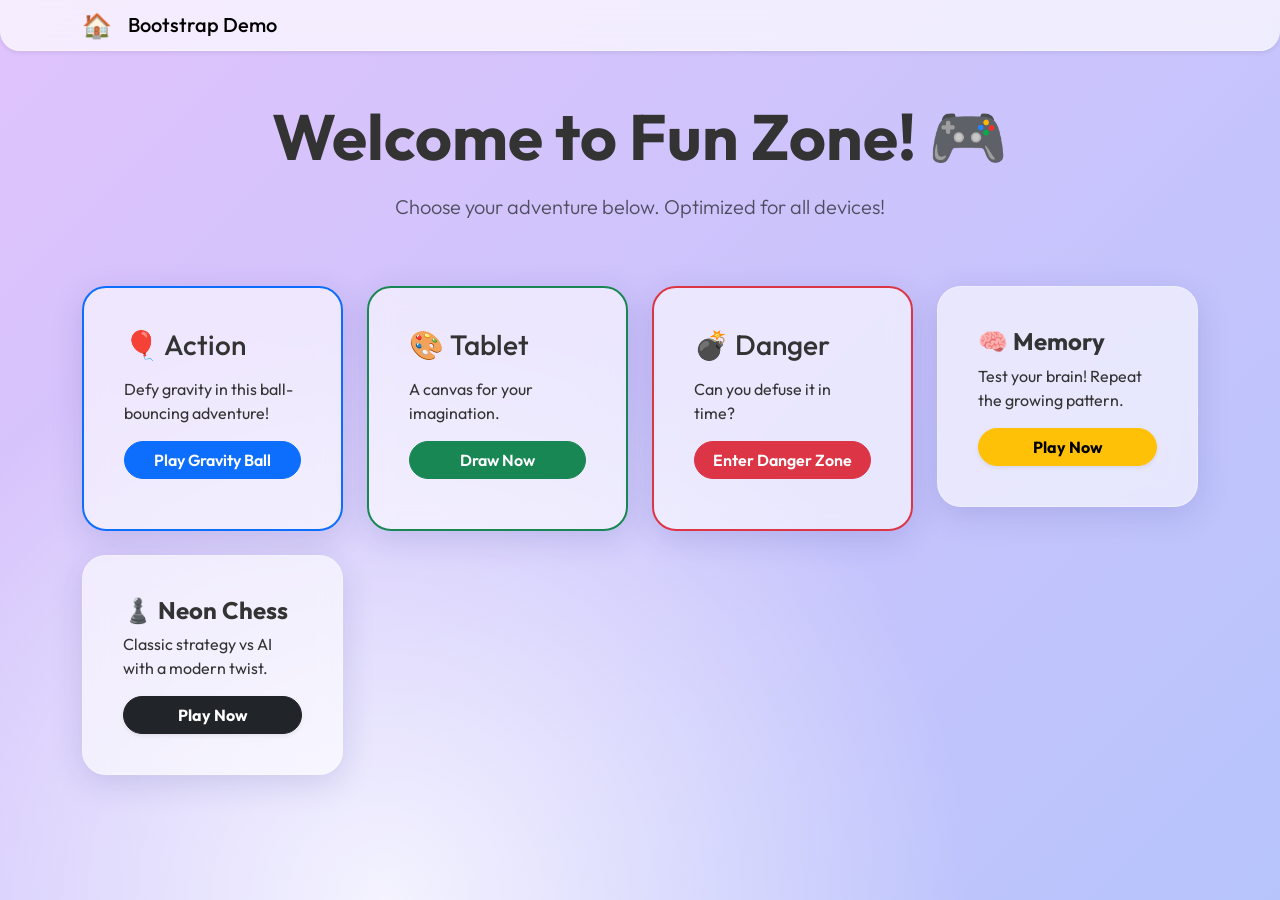
<file: index.html>
<!DOCTYPE html>
<html lang="en">

<head>
    <meta charset="UTF-8">
    <meta name="viewport" content="width=device-width, initial-scale=1.0">
    <title>Fun Zone</title>
    <link href="https://cdn.jsdelivr.net/npm/bootstrap@5.3.0/dist/css/bootstrap.min.css" rel="stylesheet">
    <link rel="stylesheet" href="index.css">
</head>

<body>

    <nav class="navbar navbar-light bg-white shadow-sm mb-5">
        <div class="container">
            <div class="d-flex align-items-center">
                <a href="/" class="text-decoration-none me-3" style="font-size: 1.5rem; line-height: 1;"
                    title="Return Home">🏠</a>
                <span class="navbar-brand mb-0 h1">Bootstrap Demo</span>
            </div>
        </div>
    </nav>

    <div class="container">

        <div class="row text-center mb-5">
            <div class="col">
                <h1 class="display-3 fw-bold mb-3">Welcome to Fun Zone! 🎮</h1>
                <p class="lead text-muted">Choose your adventure below. Optimized for all devices!</p>
            </div>
        </div>

        <div class="row g-4">

            <div class="col-12 col-md-6 col-lg-3">
                <div class="demo-box border-primary border-2">
                    <h3 class="mb-3">🎈 Action</h3>
                    <p>Defy gravity in this ball-bouncing adventure!</p>
                    <a href="action.html" class="btn btn-primary w-100 rounded-pill">Play Gravity Ball</a>
                </div>
            </div>

            <div class="col-12 col-md-6 col-lg-3">
                <div class="demo-box border-success border-2">
                    <h3 class="mb-3">🎨 Tablet</h3>
                    <p>A canvas for your imagination.</p>
                    <a href="tablet.html" class="btn btn-success w-100 rounded-pill">Draw Now</a>
                </div>
            </div>

            <div class="col-12 col-md-6 col-lg-3">
                <div class="demo-box border-danger border-2">
                    <h3 class="mb-3">💣 Danger</h3>
                    <p>Can you defuse it in time?</p>
                    <a href="danger.html" class="btn btn-danger w-100 rounded-pill">Enter Danger Zone</a>
                </div>
            </div>

            <!-- Memory Game -->
            <div class="col-lg-3 col-md-6 mb-4">
                <div class="demo-box d-flex flex-column h-100">
                    <h2 class="h4 fw-bold">🧠 Memory</h2>
                    <p class="flex-grow-1">Test your brain! Repeat the growing pattern.</p>
                    <a href="memory.html" class="btn btn-warning rounded-pill px-4 fw-bold shadow-sm">Play Now</a>
                </div>
            </div>

            <!-- Chess Game -->
            <div class="col-lg-3 col-md-6 mb-4">
                <div class="demo-box d-flex flex-column h-100">
                    <h2 class="h4 fw-bold">♟️ Neon Chess</h2>
                    <p class="flex-grow-1">Classic strategy vs AI with a modern twist.</p>
                    <a href="chess.html" class="btn btn-dark rounded-pill px-4 fw-bold shadow-sm">Play Now</a>
                </div>
            </div>

        </div>
    </div>

    <script src="https://cdn.jsdelivr.net/npm/bootstrap@5.3.0/dist/js/bootstrap.bundle.min.js"></script>
    <script src="sound.js"></script>
    <script>
        // Sound only on clicking, user requested "no need for sound" on hover
        document.querySelectorAll('a, button').forEach(el => {
            el.addEventListener('click', () => Sound.startObj());
        });

        // 3D Tilt Effect
        const cards = document.querySelectorAll('.demo-box');

        cards.forEach(card => {
            card.addEventListener('mousemove', (e) => {
                const rect = card.getBoundingClientRect();
                const x = e.clientX - rect.left;
                const y = e.clientY - rect.top;

                // Calculate rotation based on cursor position relative to center
                const centerX = rect.width / 2;
                const centerY = rect.height / 2;

                const rotateX = ((y - centerY) / centerY) * -10; // Max 10deg rotation
                const rotateY = ((x - centerX) / centerX) * 10;

                card.style.transform = `perspective(1000px) rotateX(${rotateX}deg) rotateY(${rotateY}deg) scale3d(1.02, 1.02, 1.02)`;
            });

            card.addEventListener('mouseleave', () => {
                card.style.transform = 'perspective(1000px) rotateX(0) rotateY(0) scale3d(1, 1, 1)';
            });
        });
    </script>
</body>

</html>
</file>
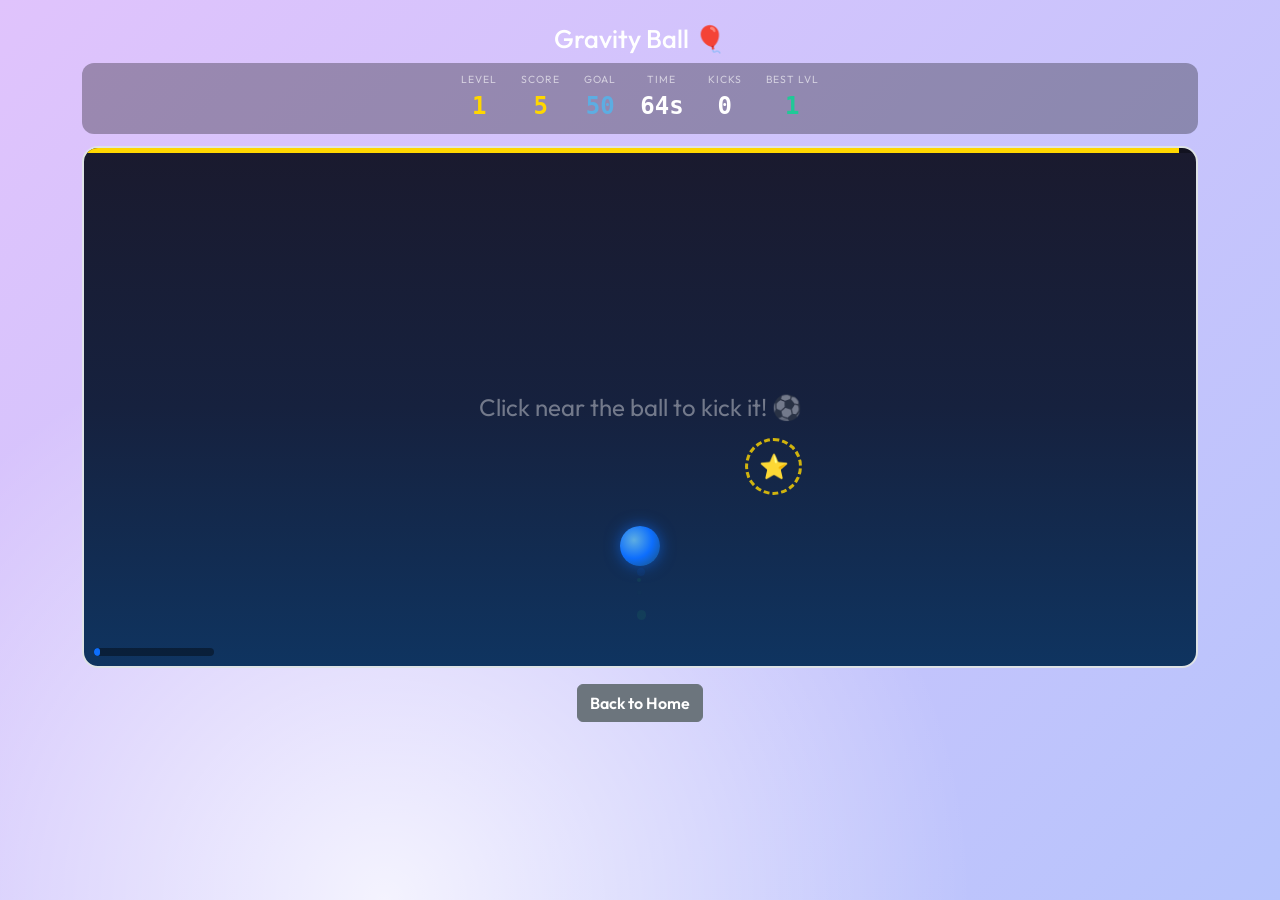
<file: action.html>
<!DOCTYPE html>
<html lang="en">

<head>
    <meta charset="UTF-8">
    <meta name="viewport" content="width=device-width, initial-scale=1.0">
    <title>Action - Gravity Ball</title>
    <link href="https://cdn.jsdelivr.net/npm/bootstrap@5.3.0/dist/css/bootstrap.min.css" rel="stylesheet">
    <link rel="stylesheet" href="index.css">
    <style>
        body {
            overflow: hidden;
            touch-action: none;
        }

        #gameArea {
            width: 100%;
            height: 58vh;
            background: linear-gradient(180deg, #1a1a2e 0%, #16213e 50%, #0f3460 100%);
            border-radius: 1rem;
            position: relative;
            cursor: pointer;
            overflow: hidden;
            border: 2px solid #dee2e6;
        }

        .ball {
            width: 40px;
            height: 40px;
            background: radial-gradient(circle at 35% 35%, #5dade2, #0d6efd, #1b4f72);
            border-radius: 50%;
            position: absolute;
            box-shadow: 0 0 15px rgba(13, 110, 253, 0.6);
            transition: background 0.3s, box-shadow 0.3s;
            z-index: 10;
        }

        .instruction {
            position: absolute;
            top: 50%;
            left: 50%;
            transform: translate(-50%, -50%);
            color: rgba(255, 255, 255, 0.4);
            pointer-events: none;
            user-select: none;
            font-size: 1.5rem;
        }

        .stats-bar {
            display: flex;
            justify-content: center;
            gap: 1.5rem;
            padding: 0.6rem;
            background: rgba(0, 0, 0, 0.3);
            border-radius: 12px;
            margin-bottom: 0.8rem;
            flex-wrap: wrap;
        }

        .stat {
            text-align: center;
            color: #fff;
        }

        .stat .label {
            font-size: 0.65rem;
            text-transform: uppercase;
            color: rgba(255, 255, 255, 0.6);
            letter-spacing: 1px;
        }

        .stat .value {
            font-size: 1.5rem;
            font-weight: bold;
            font-family: monospace;
        }

        /* Star target */
        .target-zone {
            position: absolute;
            border-radius: 50%;
            border: 3px dashed rgba(255, 215, 0, 0.8);
            display: flex;
            align-items: center;
            justify-content: center;
            font-size: 1.5rem;
            animation: targetPulse 1s ease-in-out infinite alternate;
            pointer-events: none;
        }

        /* Bomb target */
        .target-bomb {
            position: absolute;
            border-radius: 50%;
            border: 3px dashed rgba(255, 60, 60, 0.8);
            display: flex;
            align-items: center;
            justify-content: center;
            font-size: 1.2rem;
            animation: bombPulse 0.6s ease-in-out infinite alternate;
            pointer-events: none;
            background: radial-gradient(circle, rgba(255, 0, 0, 0.08) 0%, transparent 70%);
        }

        .bomb-inner {
            position: relative;
            display: flex;
            align-items: center;
            justify-content: center;
        }

        .bomb-inner .cracked-star {
            font-size: 2rem;
            opacity: 0.4;
            filter: hue-rotate(0deg);
        }

        .bomb-inner .bomb-icon {
            position: absolute;
            font-size: 1rem;
        }

        @keyframes targetPulse {
            from {
                transform: scale(1);
                opacity: 0.7;
            }

            to {
                transform: scale(1.1);
                opacity: 1;
            }
        }

        @keyframes bombPulse {
            from {
                transform: scale(1) rotate(-3deg);
                opacity: 0.7;
            }

            to {
                transform: scale(1.1) rotate(3deg);
                opacity: 1;
            }
        }

        /* Particle */
        .particle {
            position: absolute;
            border-radius: 50%;
            pointer-events: none;
            z-index: 5;
        }

        /* Speed bar */
        .speed-bar-container {
            position: absolute;
            bottom: 10px;
            left: 10px;
            width: 120px;
            height: 8px;
            background: rgba(0, 0, 0, 0.4);
            border-radius: 5px;
            overflow: hidden;
            z-index: 20;
        }

        .speed-bar {
            height: 100%;
            border-radius: 5px;
            transition: width 0.1s, background 0.1s;
        }

        /* Bonus popup */
        .bonus-popup {
            position: absolute;
            color: #ffd700;
            font-weight: bold;
            font-size: 1.5rem;
            pointer-events: none;
            z-index: 30;
            animation: floatUp 1s ease-out forwards;
            text-shadow: 0 0 10px rgba(255, 215, 0, 0.8);
        }

        @keyframes floatUp {
            0% {
                opacity: 1;
                transform: translateY(0) scale(1);
            }

            100% {
                opacity: 0;
                transform: translateY(-60px) scale(1.5);
            }
        }

        /* Level banner */
        .level-banner {
            position: absolute;
            top: 50%;
            left: 50%;
            transform: translate(-50%, -50%) scale(0.5);
            font-size: 3rem;
            font-weight: 900;
            color: #ffd700;
            text-shadow: 0 0 30px rgba(255, 215, 0, 0.8);
            pointer-events: none;
            z-index: 50;
            animation: levelUp 1.5s ease-out forwards;
        }

        @keyframes levelUp {
            0% {
                opacity: 0;
                transform: translate(-50%, -50%) scale(0.3);
            }

            30% {
                opacity: 1;
                transform: translate(-50%, -50%) scale(1.2);
            }

            70% {
                opacity: 1;
                transform: translate(-50%, -50%) scale(1);
            }

            100% {
                opacity: 0;
                transform: translate(-50%, -60%) scale(0.8);
            }
        }

        /* Timer bar */
        .timer-bar-container {
            position: absolute;
            top: 0;
            left: 0;
            width: 100%;
            height: 5px;
            background: rgba(0, 0, 0, 0.3);
            z-index: 25;
        }

        .timer-bar {
            height: 100%;
            background: #ffd700;
            transition: width 0.5s linear, background 0.3s;
        }
    </style>
</head>

<body class="text-center p-4">
    <div class="container">
        <h1 class="mb-2" style="color: #fff; font-size: 1.6rem;">Gravity Ball 🎈</h1>

        <div class="stats-bar">
            <div class="stat">
                <div class="label">Level</div>
                <div class="value" id="levelDisplay" style="color: #ffd700;">1</div>
            </div>
            <div class="stat">
                <div class="label">Score</div>
                <div class="value" id="scoreDisplay" style="color: #ffd700;">0</div>
            </div>
            <div class="stat">
                <div class="label">Goal</div>
                <div class="value" id="goalDisplay" style="color: #5dade2;">50</div>
            </div>
            <div class="stat">
                <div class="label">Time</div>
                <div class="value" id="timeDisplay">60s</div>
            </div>
            <div class="stat">
                <div class="label">Kicks</div>
                <div class="value" id="kickCount">0</div>
            </div>
            <div class="stat">
                <div class="label">Best Lvl</div>
                <div class="value" id="bestLevel" style="color: #20c997;">1</div>
            </div>
        </div>

        <div id="gameArea">
            <div class="instruction" id="instrText">Click near the ball to kick it! ⚽</div>
            <div id="ball" class="ball" style="left: 50%; top: 50%;"></div>
            <div class="speed-bar-container">
                <div class="speed-bar" id="speedBar" style="width: 0%; background: #0d6efd;"></div>
            </div>
            <div class="timer-bar-container">
                <div class="timer-bar" id="timerBar" style="width: 100%;"></div>
            </div>
        </div>
        <a href="index.html" class="btn btn-secondary mt-3">Back to Home</a>
    </div>

    <script src="sound.js"></script>
    <script>
        const ball = document.getElementById('ball');
        const gameArea = document.getElementById('gameArea');
        const kickCountEl = document.getElementById('kickCount');
        const scoreEl = document.getElementById('scoreDisplay');
        const levelEl = document.getElementById('levelDisplay');
        const goalEl = document.getElementById('goalDisplay');
        const timeEl = document.getElementById('timeDisplay');
        const speedBar = document.getElementById('speedBar');
        const timerBar = document.getElementById('timerBar');
        const instrText = document.getElementById('instrText');
        const bestLevelEl = document.getElementById('bestLevel');

        let x, y, vx = 0, vy = 0;
        const ballSize = 40;
        const gravity = 0.4;
        const bounce = -0.7;
        const friction = 0.995;

        let kicks = 0;
        let score = 0;
        let level = 1;
        let levelGoal = 50;
        let timeLeft = 60;
        let gameRunning = true;
        let timerInterval = null;
        let particles = [];
        let targets = []; // array of { el, x, y, size, type: 'star'|'bomb' }
        let targetTimer = 0;
        let bestLvl = parseInt(localStorage.getItem('gravityBestLevel')) || 1;

        bestLevelEl.textContent = bestLvl;

        // Level config: goal points and time in seconds
        function getLevelConfig(lvl) {
            // Lvl 1: 50pts / 60s, Lvl 2: 70pts / 55s, ... scaling reasonably
            const goal = 50 + (lvl - 1) * 20;
            const time = Math.max(30, 65 - (lvl - 1) * 5);
            return { goal, time };
        }

        function initPosition() {
            x = gameArea.clientWidth / 2 - ballSize / 2;
            y = gameArea.clientHeight / 2;
            vx = 0;
            vy = 0;
        }
        initPosition();

        function startLevel() {
            const config = getLevelConfig(level);
            levelGoal = config.goal;
            timeLeft = config.time;
            score = 0;
            kicks = 0;
            gameRunning = true;

            levelEl.textContent = level;
            goalEl.textContent = levelGoal;
            scoreEl.textContent = 0;
            kickCountEl.textContent = 0;
            timeEl.textContent = timeLeft + 's';
            timerBar.style.width = '100%';
            timerBar.style.background = '#ffd700';

            instrText.textContent = level === 1 ? 'Click near the ball to kick it! ⚽' : '';
            instrText.style.display = level === 1 ? 'block' : 'none';

            initPosition();
            spawnTargets();

            // Start timer
            clearInterval(timerInterval);
            timerInterval = setInterval(() => {
                if (!gameRunning) return;
                timeLeft--;
                timeEl.textContent = timeLeft + 's';
                const totalTime = getLevelConfig(level).time;
                const pct = (timeLeft / totalTime) * 100;
                timerBar.style.width = pct + '%';

                if (timeLeft <= 10) {
                    timerBar.style.background = '#dc3545';
                    timeEl.style.color = '#dc3545';
                } else {
                    timerBar.style.background = '#ffd700';
                    timeEl.style.color = '';
                }

                if (timeLeft <= 0) {
                    gameOver();
                }
            }, 1000);
        }

        function levelUp() {
            gameRunning = false;
            clearInterval(timerInterval);

            // Update best
            if (level > bestLvl) {
                bestLvl = level;
                localStorage.setItem('gravityBestLevel', bestLvl);
                bestLevelEl.textContent = bestLvl;
            }

            level++;

            // Show banner
            const banner = document.createElement('div');
            banner.className = 'level-banner';
            banner.textContent = `⬆️ Level ${level}!`;
            gameArea.appendChild(banner);
            Sound.win();
            setTimeout(() => {
                banner.remove();
                startLevel();
            }, 1800);
        }

        function gameOver() {
            gameRunning = false;
            clearInterval(timerInterval);

            if (level > bestLvl) {
                bestLvl = level;
                localStorage.setItem('gravityBestLevel', bestLvl);
                bestLevelEl.textContent = bestLvl;
            }

            Sound.lose();
            instrText.style.display = 'block';
            instrText.innerHTML = `⏰ Time's Up! Reached Level ${level}<br><span style="font-size: 1rem; cursor: pointer;" onclick="restartGame()">Click to Play Again 🔄</span>`;
        }

        function restartGame() {
            level = 1;
            startLevel();
        }

        // Spawn multiple targets (stars + bombs)
        function spawnTargets() {
            // Clear existing
            targets.forEach(t => t.el.remove());
            targets = [];

            const count = 2 + Math.min(Math.floor(level / 2), 3); // 2 at lvl1, up to 5
            const bombChance = Math.min(0.15 + level * 0.05, 0.45); // 20% at lvl1, up to 45%

            for (let i = 0; i < count; i++) {
                const isBomb = i > 0 && Math.random() < bombChance; // first one is always a star
                const size = 50 + Math.random() * 30;
                const tx = Math.random() * (gameArea.clientWidth - size - 20) + 10;
                const ty = Math.random() * (gameArea.clientHeight - size - 60) + 10;

                const el = document.createElement('div');
                el.className = isBomb ? 'target-bomb' : 'target-zone';
                el.style.width = size + 'px';
                el.style.height = size + 'px';
                el.style.left = tx + 'px';
                el.style.top = ty + 'px';

                if (isBomb) {
                    el.innerHTML = '<div class="bomb-inner"><span class="cracked-star">⭐</span><span class="bomb-icon">💣</span></div>';
                } else {
                    el.textContent = '⭐';
                }

                gameArea.appendChild(el);
                targets.push({ el, x: tx, y: ty, size, type: isBomb ? 'bomb' : 'star' });
            }
            targetTimer = 0;
        }

        // Remove a single target and optionally spawn a replacement
        function removeTarget(index) {
            targets[index].el.remove();
            targets.splice(index, 1);
            if (targets.length === 0) spawnTargets();
        }

        // Particles
        function addParticle(px, py, color) {
            const p = document.createElement('div');
            p.className = 'particle';
            const size2 = 4 + Math.random() * 6;
            p.style.width = size2 + 'px';
            p.style.height = size2 + 'px';
            p.style.left = px + 'px';
            p.style.top = py + 'px';
            p.style.background = color;
            p.style.opacity = '0.8';
            gameArea.appendChild(p);
            particles.push({ el: p, life: 1, decay: 0.03 + Math.random() * 0.03 });
        }

        function updateParticles() {
            for (let i = particles.length - 1; i >= 0; i--) {
                const p = particles[i];
                p.life -= p.decay;
                p.el.style.opacity = p.life;
                if (p.life <= 0) {
                    p.el.remove();
                    particles.splice(i, 1);
                }
            }
        }

        // Color based on speed
        function getSpeedColor(speed) {
            if (speed < 5) return { bg: 'radial-gradient(circle at 35% 35%, #5dade2, #0d6efd, #1b4f72)', shadow: 'rgba(13,110,253,0.6)', flat: '#0d6efd' };
            if (speed < 10) return { bg: 'radial-gradient(circle at 35% 35%, #58d68d, #27ae60, #1e8449)', shadow: 'rgba(39,174,96,0.6)', flat: '#27ae60' };
            if (speed < 16) return { bg: 'radial-gradient(circle at 35% 35%, #f9e154, #f39c12, #d68910)', shadow: 'rgba(243,156,18,0.6)', flat: '#f39c12' };
            return { bg: 'radial-gradient(circle at 35% 35%, #ec7063, #e74c3c, #922b21)', shadow: 'rgba(231,76,60,0.6)', flat: '#e74c3c' };
        }

        function showBonus(px, py, text) {
            const el = document.createElement('div');
            el.className = 'bonus-popup';
            el.textContent = text;
            el.style.left = px + 'px';
            el.style.top = py + 'px';
            gameArea.appendChild(el);
            setTimeout(() => el.remove(), 1000);
        }

        // Check collision with all targets
        function checkTargets() {
            const bCx = x + ballSize / 2;
            const bCy = y + ballSize / 2;

            for (let i = targets.length - 1; i >= 0; i--) {
                const t = targets[i];
                const tCx = t.x + t.size / 2;
                const tCy = t.y + t.size / 2;
                const dist = Math.hypot(bCx - tCx, bCy - tCy);

                if (dist < (ballSize / 2 + t.size / 2)) {
                    if (t.type === 'star') {
                        const bonus = 3 + level * 2;
                        score += bonus;
                        scoreEl.textContent = score;
                        showBonus(t.x, t.y, `+${bonus} ⭐`);
                        Sound.win();
                        for (let j = 0; j < 12; j++) {
                            addParticle(tCx - 5, tCy - 5, '#ffd700');
                        }
                    } else {
                        // Bomb! penalty
                        const penalty = 2 + level;
                        score = Math.max(0, score - penalty);
                        scoreEl.textContent = score;
                        showBonus(t.x, t.y, `-${penalty} 💣`);
                        Sound.explode();
                        for (let j = 0; j < 8; j++) {
                            addParticle(tCx - 5, tCy - 5, '#ff4444');
                        }
                        // Lose 2 seconds
                        timeLeft = Math.max(1, timeLeft - 2);
                        timeEl.textContent = timeLeft + 's';
                    }
                    removeTarget(i);
                    checkLevelUp();
                }
            }
        }

        function checkLevelUp() {
            if (score >= levelGoal) {
                levelUp();
            }
        }

        function update() {
            if (!gameRunning) {
                requestAnimationFrame(update);
                return;
            }

            vy += gravity;
            x += vx;
            y += vy;
            vx *= friction;

            const areaW = gameArea.clientWidth;
            const areaH = gameArea.clientHeight;

            // Floor
            if (y + ballSize > areaH) {
                y = areaH - ballSize;
                vy *= bounce;
                vx *= 0.98;
                if (Math.abs(vy) > 2) Sound.bounce();
            }
            // Ceiling
            if (y < 0) { y = 0; vy *= bounce; Sound.bounce(); }
            // Walls
            if (x + ballSize > areaW) { x = areaW - ballSize; vx *= bounce; Sound.bounce(); }
            if (x < 0) { x = 0; vx *= bounce; Sound.bounce(); }

            ball.style.left = x + 'px';
            ball.style.top = y + 'px';

            // Speed color
            const speed = Math.hypot(vx, vy);
            const colors = getSpeedColor(speed);
            ball.style.background = colors.bg;
            ball.style.boxShadow = `0 0 15px ${colors.shadow}`;

            // Speed bar
            const barPct = Math.min(speed / 25 * 100, 100);
            speedBar.style.width = barPct + '%';
            speedBar.style.background = colors.flat;

            // Trail particles
            if (speed > 4 && Math.random() > 0.5) {
                addParticle(x + ballSize / 2 - 3, y + ballSize / 2 - 3, colors.flat);
            }

            updateParticles();
            checkTargets();

            // Respawn all targets if too old
            targetTimer++;
            if (targetTimer > 600) spawnTargets();

            requestAnimationFrame(update);
        }

        // Directional kick: ball moves TOWARD click direction
        // Click left = ball goes left, click above = ball jumps higher
        function kick(e) {
            if (!gameRunning) return;

            const rect = gameArea.getBoundingClientRect();
            let clickX, clickY;
            if (e.touches) {
                clickX = e.touches[0].clientX - rect.left;
                clickY = e.touches[0].clientY - rect.top;
            } else {
                clickX = e.clientX - rect.left;
                clickY = e.clientY - rect.top;
            }

            // Ball center
            const bCx = x + ballSize / 2;
            const bCy = y + ballSize / 2;

            // Direction: ball moves TOWARD click position
            let dx = clickX - bCx;
            let dy = clickY - bCy;

            // Horizontal: proportional to how far left/right you click
            const areaW = gameArea.clientWidth;
            vx = (dx / areaW) * 20; // scale nicely

            // Vertical: clicking higher = ball jumps much higher
            // dy < 0 means click is above ball → strong upward force
            // dy > 0 means click is below ball → weak upward force
            const areaH = gameArea.clientHeight;
            const heightRatio = -dy / areaH; // positive when clicking above
            vy = -8 - Math.max(0, heightRatio) * 22; // base jump + height bonus
            // Even clicking below gives a small upward kick
            if (vy > -6) vy = -6;

            Sound.click();
            kicks++;
            score++;
            kickCountEl.textContent = kicks;
            scoreEl.textContent = score;

            // Hide instruction
            instrText.style.display = 'none';

            // Squash effect
            ball.style.transform = "scale(1.3, 0.7)";
            setTimeout(() => ball.style.transform = "scale(1)", 100);

            // Kick particles
            for (let i = 0; i < 6; i++) {
                addParticle(
                    x + ballSize / 2 + (Math.random() - 0.5) * 20,
                    y + ballSize,
                    '#fff'
                );
            }

            checkLevelUp();
        }

        gameArea.addEventListener('mousedown', kick);
        gameArea.addEventListener('touchstart', (e) => { e.preventDefault(); kick(e); });

        // Start level 1
        startLevel();
        update();
    </script>
</body>

</html>
</file>
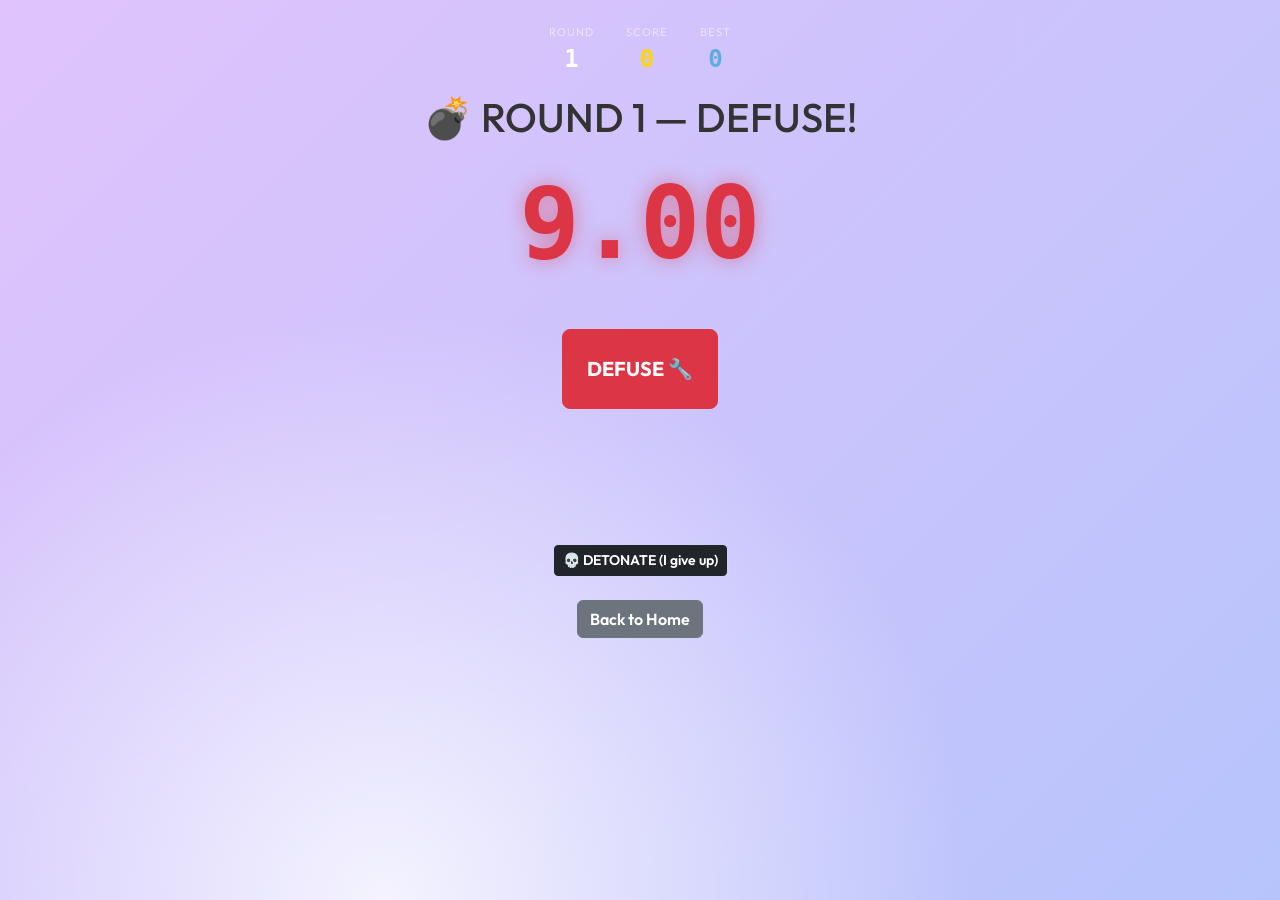
<file: danger.html>
<!DOCTYPE html>
<html lang="en">

<head>
    <meta charset="UTF-8">
    <meta name="viewport" content="width=device-width, initial-scale=1.0">
    <title>Danger - Defuse</title>
    <link href="https://cdn.jsdelivr.net/npm/bootstrap@5.3.0/dist/css/bootstrap.min.css" rel="stylesheet">
    <link rel="stylesheet" href="index.css">
    <style>
        .countdown {
            font-size: 100px;
            font-weight: bold;
            color: #dc3545;
            font-family: monospace;
            text-shadow: 0 0 20px rgba(220, 53, 69, 0.5);
        }

        #defuseBtn {
            position: relative;
            transition: all 0.1s;
        }

        .boom {
            font-size: 100px;
            color: #000;
            animation: shake 0.5s infinite;
        }

        @keyframes shake {
            0% {
                transform: translate(1px, 1px) rotate(0deg);
            }

            10% {
                transform: translate(-1px, -2px) rotate(-1deg);
            }

            20% {
                transform: translate(-3px, 0px) rotate(1deg);
            }

            30% {
                transform: translate(3px, 2px) rotate(0deg);
            }

            40% {
                transform: translate(1px, -1px) rotate(1deg);
            }

            50% {
                transform: translate(-1px, 2px) rotate(-1deg);
            }

            60% {
                transform: translate(-3px, 1px) rotate(0deg);
            }

            70% {
                transform: translate(3px, 1px) rotate(-1deg);
            }

            80% {
                transform: translate(-1px, -1px) rotate(1deg);
            }

            90% {
                transform: translate(1px, 2px) rotate(0deg);
            }

            100% {
                transform: translate(1px, -2px) rotate(-1deg);
            }
        }

        /* Wire Phase */
        .wire-panel {
            max-width: 400px;
            margin: 20px auto;
            padding: 20px;
            background: #222;
            border-radius: 12px;
            border: 2px solid #555;
        }

        .wire {
            display: flex;
            align-items: center;
            padding: 12px 20px;
            margin: 8px 0;
            border-radius: 8px;
            cursor: pointer;
            transition: all 0.15s;
            border: 2px solid transparent;
            font-weight: bold;
            color: #fff;
        }

        .wire:hover {
            transform: scale(1.03);
            border-color: rgba(255, 255, 255, 0.3);
            box-shadow: 0 0 12px rgba(255, 255, 255, 0.1);
        }

        .wire .scissors {
            margin-left: auto;
            font-size: 1.3rem;
            opacity: 0;
            transition: opacity 0.15s;
        }

        .wire:hover .scissors {
            opacity: 1;
        }

        .wire.cut-correct {
            opacity: 0.5;
            border-color: #198754;
            text-decoration: line-through;
        }

        .wire.cut-wrong {
            opacity: 0.5;
            border-color: #dc3545;
            animation: shake 0.3s;
        }

        /* Stats */
        .game-stats {
            display: flex;
            justify-content: center;
            gap: 2rem;
            margin-bottom: 1rem;
        }

        .game-stat {
            text-align: center;
        }

        .game-stat .stat-label {
            font-size: 0.7rem;
            text-transform: uppercase;
            color: rgba(255, 255, 255, 0.5);
            letter-spacing: 1px;
        }

        .game-stat .stat-value {
            font-size: 1.5rem;
            font-weight: bold;
            font-family: monospace;
            color: #fff;
        }

        /* Round banner */
        .round-banner {
            font-size: 1.5rem;
            font-weight: bold;
            color: #ffc107;
            animation: fadeInScale 0.5s ease-out;
        }

        @keyframes fadeInScale {
            from {
                opacity: 0;
                transform: scale(0.5);
            }

            to {
                opacity: 1;
                transform: scale(1);
            }
        }
    </style>
</head>

<body class="text-center p-4">
    <div class="container">
        <div class="game-stats mb-3">
            <div class="game-stat">
                <div class="stat-label">Round</div>
                <div class="stat-value" id="roundDisplay">1</div>
            </div>
            <div class="game-stat">
                <div class="stat-label">Score</div>
                <div class="stat-value" id="scoreDisplay" style="color: #ffd700;">0</div>
            </div>
            <div class="game-stat">
                <div class="stat-label">Best</div>
                <div class="stat-value" id="bestDisplay" style="color: #5dade2;">0</div>
            </div>
        </div>

        <h1 id="title">💣 SELF DESTRUCT IMMINENT</h1>
        <div id="timer" class="countdown">10.00</div>

        <!-- Phase 1: Defuse Button -->
        <div id="phase1" style="height: 200px; position: relative; margin-top: 30px;">
            <button id="defuseBtn" class="btn btn-danger btn-lg p-4 fw-bold" onmouseover="moveButton()">
                DEFUSE 🔧
            </button>
        </div>

        <!-- Phase 2: Wire Cutting (hidden initially) -->
        <div id="phase2" style="display: none;">
            <h3 class="text-warning mb-2">✂️ CUT THE CORRECT WIRE!</h3>
            <p class="text-muted" id="wireHint">Find the safe wire...</p>
            <div class="wire-panel" id="wirePanel">
                <!-- JS generated -->
            </div>
        </div>

        <button id="detonateBtn" class="btn btn-dark btn-sm mt-3">💀 DETONATE (I give up)</button>
        <button id="restartBtn" class="btn btn-primary mt-3 rounded-pill px-4" style="display: none;"
            onclick="startRound()">Next Round ▶</button>
        <button id="fullRestartBtn" class="btn btn-outline-light mt-3 rounded-pill px-4" style="display: none;"
            onclick="fullRestart()">Play Again 🔄</button>

        <div class="mt-4">
            <a href="index.html" class="btn btn-secondary">Back to Home</a>
        </div>
    </div>

    <script src="sound.js"></script>
    <script>
        const timerEl = document.getElementById('timer');
        const btn = document.getElementById('defuseBtn');
        const detonateBtn = document.getElementById('detonateBtn');
        const restartBtn = document.getElementById('restartBtn');
        const fullRestartBtn = document.getElementById('fullRestartBtn');
        const title = document.getElementById('title');
        const phase1 = document.getElementById('phase1');
        const phase2 = document.getElementById('phase2');
        const wirePanel = document.getElementById('wirePanel');
        const wireHint = document.getElementById('wireHint');
        const roundDisplay = document.getElementById('roundDisplay');
        const scoreDisplay = document.getElementById('scoreDisplay');
        const bestDisplay = document.getElementById('bestDisplay');

        let timeLeft = 10.00;
        let exploded = false;
        let interval = null;
        let round = 1;
        let score = 0;
        let best = parseInt(localStorage.getItem('dangerBest')) || 0;
        let dodgeChance = 0.75;
        let wireCount = 3;
        let correctWire = 0;
        let inWirePhase = false;

        bestDisplay.textContent = best;

        const wireColors = [
            { name: 'Red', color: '#dc3545', bg: 'linear-gradient(90deg, #dc3545, #a71d2a)' },
            { name: 'Blue', color: '#0d6efd', bg: 'linear-gradient(90deg, #0d6efd, #084298)' },
            { name: 'Green', color: '#198754', bg: 'linear-gradient(90deg, #198754, #0f5132)' },
            { name: 'Yellow', color: '#ffc107', bg: 'linear-gradient(90deg, #ffc107, #cc9a06)' },
            { name: 'Purple', color: '#6f42c1', bg: 'linear-gradient(90deg, #6f42c1, #4a2d84)' },
        ];

        const hints = [
            "Don't cut the {wrong} wire!",
            "The safe wire is NOT {wrong}.",
            "I'd avoid {wrong} if I were you...",
            "Hmm... {wrong} looks suspicious.",
            "Definitely not {wrong}. Probably.",
        ];

        function getRoundTime() {
            return Math.max(4, 11 - round);
        }

        function getRoundWires() {
            return Math.min(3 + Math.floor((round - 1) / 2), 5);
        }

        function startRound() {
            exploded = false;
            inWirePhase = false;
            timeLeft = getRoundTime();
            wireCount = getRoundWires();
            dodgeChance = Math.min(0.75 + round * 0.03, 0.95);

            // Reset UI
            title.innerText = `💣 ROUND ${round} — DEFUSE!`;
            title.style.color = '';
            title.classList.remove('boom');
            timerEl.innerText = timeLeft.toFixed(2);
            timerEl.style.color = '#dc3545';
            document.body.style.backgroundColor = '';

            phase1.style.display = 'block';
            phase2.style.display = 'none';
            restartBtn.style.display = 'none';
            fullRestartBtn.style.display = 'none';
            detonateBtn.style.display = 'inline-block';

            btn.innerText = 'DEFUSE 🔧';
            btn.classList.remove('btn-success');
            btn.classList.add('btn-danger');
            btn.style.display = 'inline-block';
            btn.style.transform = 'none';
            btn.onmouseover = moveButton;

            // Reset touch handler
            const newBtn = btn.cloneNode(true);
            btn.replaceWith(newBtn);
            const freshBtn = document.getElementById('defuseBtn');
            freshBtn.onmouseover = moveButton;
            freshBtn.addEventListener('touchstart', (e) => moveButton());
            freshBtn.onclick = onDefuseClick;

            roundDisplay.textContent = round;

            // Start timer
            clearInterval(interval);
            interval = setInterval(() => {
                if (exploded) return;
                timeLeft -= 0.01;
                timerEl.innerText = timeLeft.toFixed(2);
                if (Math.abs(timeLeft % 1) < 0.02) Sound.click();
                if (timeLeft <= 3) timerEl.style.color = '#ff4444';
                if (timeLeft <= 0) explode();
            }, 10);
        }

        function moveButton() {
            if (exploded || inWirePhase) return;
            if (Math.random() < dodgeChance) {
                const freshBtn = document.getElementById('defuseBtn');
                const x = (Math.random() - 0.5) * 300;
                const y = (Math.random() - 0.5) * 150;
                freshBtn.style.transform = `translate(${x}px, ${y}px)`;
                Sound.click();
            }
        }

        function onDefuseClick() {
            if (exploded || inWirePhase) return;
            // Enter wire phase
            inWirePhase = true;
            phase1.style.display = 'none';
            phase2.style.display = 'block';
            Sound.snap();
            title.innerText = '✂️ CUT THE RIGHT WIRE!';
            generateWires();
        }

        function generateWires() {
            wirePanel.innerHTML = '';
            // Shuffle and pick wireCount colors
            const shuffled = [...wireColors].sort(() => Math.random() - 0.5);
            const activeWires = shuffled.slice(0, wireCount);
            correctWire = Math.floor(Math.random() * wireCount);

            // Generate hint (hints about a WRONG wire)
            const wrongIndices = activeWires.map((_, i) => i).filter(i => i !== correctWire);
            const wrongIdx = wrongIndices[Math.floor(Math.random() * wrongIndices.length)];
            const hintTemplate = hints[Math.floor(Math.random() * hints.length)];
            wireHint.textContent = hintTemplate.replace('{wrong}', activeWires[wrongIdx].name);

            activeWires.forEach((wire, i) => {
                const el = document.createElement('div');
                el.className = 'wire';
                el.style.background = wire.bg;
                el.innerHTML = `<span>━━━ ${wire.name} Wire ━━━</span><span class="scissors">✂️</span>`;
                el.onclick = () => cutWire(i, correctWire, el);
                wirePanel.appendChild(el);
            });
        }

        function cutWire(index, correct, el) {
            if (exploded) return;
            Sound.snap();

            if (index === correct) {
                // SUCCESS!
                el.classList.add('cut-correct');
                clearInterval(interval);

                const timeBonus = Math.ceil(timeLeft * 10);
                const roundBonus = round * 50;
                score += timeBonus + roundBonus;
                scoreDisplay.textContent = score;

                if (score > best) {
                    best = score;
                    bestDisplay.textContent = best;
                    localStorage.setItem('dangerBest', best);
                }

                title.innerText = `✅ BOMB DEFUSED! +${timeBonus + roundBonus} pts`;
                title.style.color = '#198754';
                timerEl.style.color = '#198754';
                Sound.win();

                detonateBtn.style.display = 'none';
                round++;
                restartBtn.style.display = 'inline-block';
                restartBtn.textContent = `Next Round (${round}) ▶`;

                // Disable remaining wires
                wirePanel.querySelectorAll('.wire').forEach(w => w.onclick = null);
            } else {
                // WRONG WIRE — boom!
                el.classList.add('cut-wrong');
                setTimeout(() => explode(), 300);
            }
        }

        detonateBtn.onclick = function () {
            if (exploded) return;
            explode();
        };

        function explode() {
            Sound.explode();
            exploded = true;
            clearInterval(interval);
            timerEl.innerText = "0.00";
            document.body.style.backgroundColor = "#2a0000";
            title.innerText = "💥 BOOM!";
            title.classList.add('boom');
            title.style.color = '#ff4444';

            phase1.style.display = 'none';
            phase2.style.display = 'none';
            detonateBtn.style.display = 'none';
            restartBtn.style.display = 'none';

            fullRestartBtn.style.display = 'inline-block';
            fullRestartBtn.textContent = `Play Again (Score: ${score})`;

            if (score > best) {
                best = score;
                bestDisplay.textContent = best;
                localStorage.setItem('dangerBest', best);
            }
        }

        function fullRestart() {
            round = 1;
            score = 0;
            scoreDisplay.textContent = 0;
            startRound();
        }

        // Start first round
        startRound();
    </script>
</body>

</html>
</file>
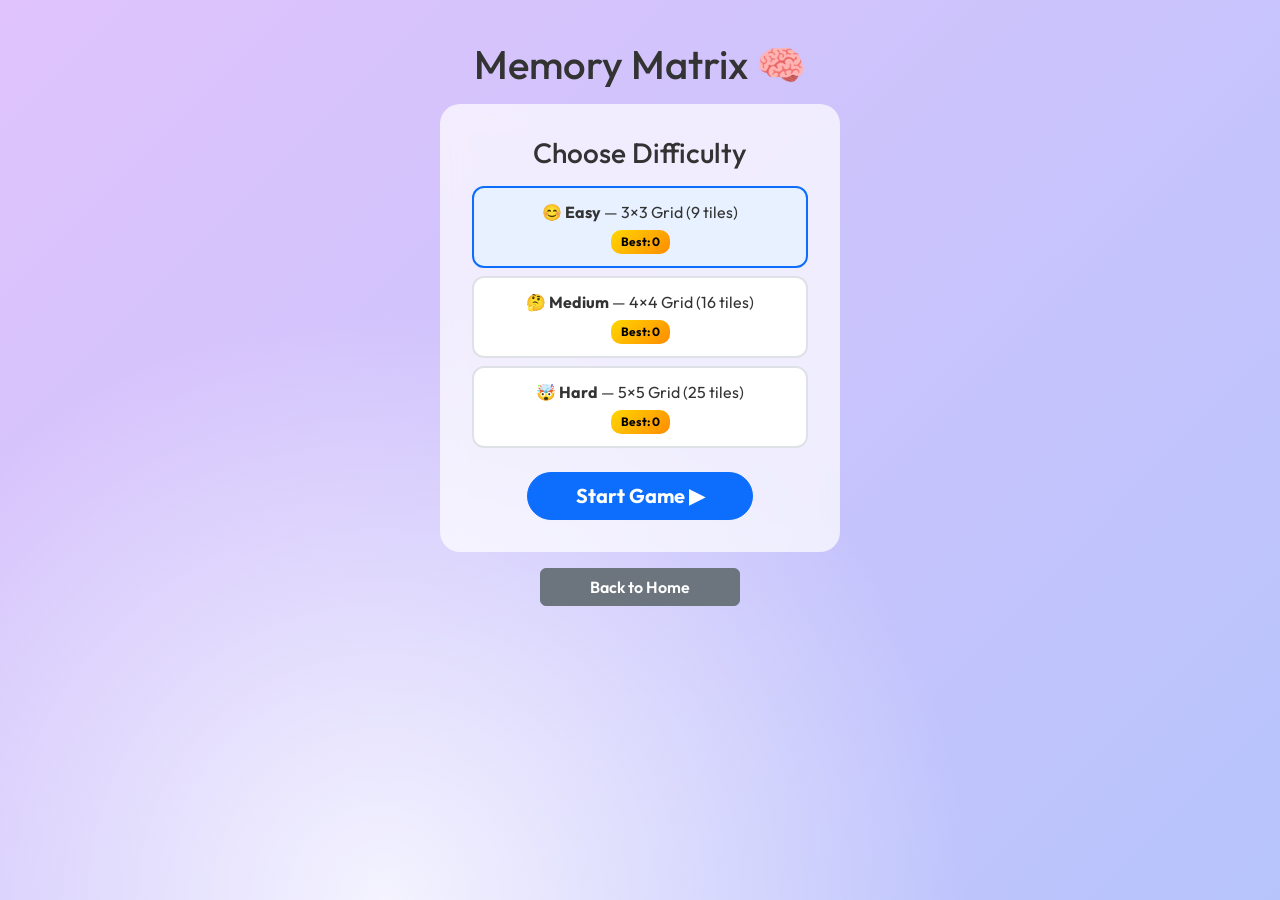
<file: memory.html>
<!DOCTYPE html>
<html lang="en">

<head>
    <meta charset="UTF-8">
    <meta name="viewport" content="width=device-width, initial-scale=1.0">
    <title>Memory - Matrix</title>
    <link href="https://cdn.jsdelivr.net/npm/bootstrap@5.3.0/dist/css/bootstrap.min.css" rel="stylesheet">
    <link rel="stylesheet" href="index.css">
    <style>
        .game-grid {
            display: grid;
            gap: 12px;
            max-width: 500px;
            margin: 0 auto;
        }

        .grid-3 {
            grid-template-columns: repeat(3, 1fr);
            max-width: 360px;
        }

        .grid-4 {
            grid-template-columns: repeat(4, 1fr);
            max-width: 420px;
        }

        .grid-5 {
            grid-template-columns: repeat(5, 1fr);
            max-width: 500px;
        }

        .tile {
            aspect-ratio: 1;
            border-radius: 14px;
            cursor: pointer;
            transition: all 0.2s;
            border: 3px solid transparent;
            opacity: 0.75;
        }

        .tile:active {
            transform: scale(0.95);
        }

        .tile.active {
            opacity: 1 !important;
            border-color: #fff !important;
            box-shadow: 0 0 20px 5px currentColor !important;
            transform: scale(1.05);
            z-index: 10;
        }

        .game-grid.playing {
            pointer-events: none;
            cursor: not-allowed;
            opacity: 0.9;
        }

        .game-grid.playing .tile {
            cursor: not-allowed;
        }

        .status-text {
            height: 30px;
            font-weight: bold;
        }

        /* Combo popup */
        .combo-popup {
            position: fixed;
            top: 50%;
            left: 50%;
            transform: translate(-50%, -50%) scale(0.5);
            font-size: 3rem;
            font-weight: 900;
            pointer-events: none;
            z-index: 100;
            animation: comboAnim 1s ease-out forwards;
        }

        @keyframes comboAnim {
            0% {
                opacity: 1;
                transform: translate(-50%, -50%) scale(0.5);
            }

            50% {
                opacity: 1;
                transform: translate(-50%, -50%) scale(1.3);
            }

            100% {
                opacity: 0;
                transform: translate(-50%, -60%) scale(1);
            }
        }

        /* Setup panel */
        .setup-card {
            background: rgba(255, 255, 255, 0.7);
            backdrop-filter: blur(12px);
            border-radius: 20px;
            padding: 2rem;
            max-width: 400px;
            margin: 0 auto;
        }

        .diff-btn {
            width: 100%;
            padding: 12px;
            border-radius: 12px;
            border: 2px solid #dee2e6;
            background: #fff;
            cursor: pointer;
            transition: all 0.15s;
            margin-bottom: 8px;
        }

        .diff-btn:hover {
            border-color: #0d6efd;
            transform: scale(1.02);
        }

        .diff-btn.selected-diff {
            border-color: #0d6efd;
            background: #e7f1ff;
        }

        .high-score-badge {
            display: inline-block;
            background: linear-gradient(135deg, #ffd700, #ff8c00);
            color: #000;
            padding: 3px 10px;
            border-radius: 10px;
            font-size: 0.75rem;
            font-weight: bold;
        }
    </style>
</head>

<body class="text-center p-4">
    <div class="container py-3 text-center">
        <h1 class="mb-3">Memory Matrix 🧠</h1>

        <!-- Setup Screen -->
        <div id="setupScreen">
            <div class="setup-card">
                <h3 class="mb-3">Choose Difficulty</h3>
                <div class="diff-btn selected-diff" onclick="selectDiff(3, this)" id="diff3">
                    <strong>😊 Easy</strong> — 3×3 Grid (9 tiles)
                    <div class="mt-1"><span class="high-score-badge" id="hs3">Best: 0</span></div>
                </div>
                <div class="diff-btn" onclick="selectDiff(4, this)" id="diff4">
                    <strong>🤔 Medium</strong> — 4×4 Grid (16 tiles)
                    <div class="mt-1"><span class="high-score-badge" id="hs4">Best: 0</span></div>
                </div>
                <div class="diff-btn" onclick="selectDiff(5, this)" id="diff5">
                    <strong>🤯 Hard</strong> — 5×5 Grid (25 tiles)
                    <div class="mt-1"><span class="high-score-badge" id="hs5">Best: 0</span></div>
                </div>
                <button class="btn btn-primary btn-lg rounded-pill px-5 mt-3 fw-bold" onclick="startGame()">
                    Start Game ▶
                </button>
            </div>
        </div>

        <!-- Game Screen (hidden initially) -->
        <div id="gameScreen" style="display: none;">
            <div class="mb-3">
                <div class="d-flex justify-content-between align-items-center mb-2 px-3 flex-wrap gap-2">
                    <h3 class="m-0">Score: <span id="score">0</span></h3>
                    <h3 class="m-0" id="streakDisplay" style="color: #ff6b35; display: none;">🔥 <span
                            id="streakCount">0</span></h3>
                    <h3 class="m-0 text-warning">Replays: <span id="replays">3</span></h3>
                    <h3 class="m-0 text-danger">Lives: <span id="lives">❤️❤️❤️</span></h3>
                </div>

                <div class="progress mb-3" style="height: 10px; opacity: 0;" id="timerContainer">
                    <div class="progress-bar bg-warning progress-bar-striped progress-bar-animated" id="timerBar"
                        style="width: 100%"></div>
                </div>

                <div id="status" class="status-text text-primary fs-4">Watch carefully...</div>
            </div>

            <div class="game-grid mb-4" id="grid">
                <!-- Tiles generated by JS -->
            </div>

            <div class="d-flex justify-content-center gap-2 flex-wrap">
                <button id="replayBtn" class="btn btn-warning btn-lg rounded-pill px-4" style="display: none;"
                    onclick="replaySequence()">Replay ↺</button>
                <button class="btn btn-outline-secondary rounded-pill px-4" onclick="showSetup()">New Game</button>
            </div>
        </div>

        <a href="index.html" class="btn btn-secondary mt-3 d-block mx-auto" style="max-width: 200px;">Back to Home</a>
    </div>

    <script src="sound.js"></script>
    <script>
        const grid = document.getElementById('grid');
        const scoreEl = document.getElementById('score');
        const livesEl = document.getElementById('lives');
        const replaysEl = document.getElementById('replays');
        const statusEl = document.getElementById('status');
        const replayBtn = document.getElementById('replayBtn');
        const timerContainer = document.getElementById('timerContainer');
        const timerBar = document.getElementById('timerBar');
        const streakDisplay = document.getElementById('streakDisplay');
        const streakCount = document.getElementById('streakCount');

        let gridSize = 3;
        let tileCount = 9;

        // Color pools
        const colorPools = {
            9: ['#ffc107', '#0d6efd', '#dc3545', '#198754', '#6610f2', '#fd7e14', '#0dcaf0', '#d63384', '#20c997'],
            16: ['#ffc107', '#0d6efd', '#dc3545', '#198754', '#6610f2', '#fd7e14', '#0dcaf0', '#d63384',
                '#20c997', '#6c757d', '#e91e63', '#00bcd4', '#8bc34a', '#ff5722', '#9c27b0', '#795548'],
            25: ['#ffc107', '#0d6efd', '#dc3545', '#198754', '#6610f2', '#fd7e14', '#0dcaf0', '#d63384',
                '#20c997', '#6c757d', '#e91e63', '#00bcd4', '#8bc34a', '#ff5722', '#9c27b0',
                '#795548', '#607d8b', '#cddc39', '#ff9800', '#3f51b5', '#009688', '#e040fb',
                '#76ff03', '#f44336', '#2196f3']
        };

        // Tones (pentatonic scale, extended)
        const baseTones = [261.63, 293.66, 329.63, 349.23, 392.00, 440.00, 493.88, 523.25, 587.33,
            659.25, 698.46, 783.99, 880.00, 987.77, 1046.50, 1174.66,
            293.66 * 2, 329.63 * 2, 349.23 * 2, 392.00 * 2, 440.00 * 2, 493.88 * 2, 523.25 * 2, 587.33 * 2, 659.25 * 2];

        let colors = [];
        let tones = [];
        let sequence = [];
        let playerSequence = [];
        let score = 0;
        let lives = 3;
        let replays = 3;
        let streak = 0;
        let isPlaying = false;
        let canClick = false;
        let roundTime = 10000;
        let flashSpeed = 800;
        let timerInterval;

        // High scores
        function getHighScore(size) {
            return parseInt(localStorage.getItem(`memory_hs_${size}`)) || 0;
        }
        function setHighScore(size, val) {
            localStorage.setItem(`memory_hs_${size}`, val);
        }

        // Load high scores into setup
        function loadHighScores() {
            document.getElementById('hs3').textContent = `Best: ${getHighScore(3)}`;
            document.getElementById('hs4').textContent = `Best: ${getHighScore(4)}`;
            document.getElementById('hs5').textContent = `Best: ${getHighScore(5)}`;
        }
        loadHighScores();

        let selectedDiff = 3;
        function selectDiff(size, el) {
            selectedDiff = size;
            document.querySelectorAll('.diff-btn').forEach(b => b.classList.remove('selected-diff'));
            el.classList.add('selected-diff');
        }

        function showSetup() {
            document.getElementById('gameScreen').style.display = 'none';
            document.getElementById('setupScreen').style.display = 'block';
            isPlaying = false;
            canClick = false;
            clearInterval(timerInterval);
            loadHighScores();
        }

        function startGame() {
            gridSize = selectedDiff;
            tileCount = gridSize * gridSize;
            colors = colorPools[tileCount].slice();
            tones = baseTones.slice(0, tileCount);

            document.getElementById('setupScreen').style.display = 'none';
            document.getElementById('gameScreen').style.display = 'block';

            Sound.startObj();
            sequence = [];
            playerSequence = [];
            score = 0;
            lives = 3;
            replays = 3;
            streak = 0;
            roundTime = 10000;
            flashSpeed = 800;
            scoreEl.innerText = score;
            updateLives();
            updateReplays();
            updateStreak();
            isPlaying = true;
            replayBtn.style.display = 'none';
            statusEl.innerText = "Watch carefully...";

            // Set grid class
            grid.className = `game-grid mb-4 grid-${gridSize}`;

            shuffleColors();
            createGrid();
            setTimeout(nextRound, 1000);
        }

        function createGrid() {
            grid.innerHTML = '';
            for (let i = 0; i < tileCount; i++) {
                const tile = document.createElement('div');
                tile.className = 'tile';
                tile.dataset.index = i;
                tile.style.backgroundColor = colors[i];
                tile.style.color = colors[i];
                tile.onclick = () => handleTileClick(i);
                grid.appendChild(tile);
            }
        }

        function shuffleColors() {
            for (let i = colors.length - 1; i > 0; i--) {
                const j = Math.floor(Math.random() * (i + 1));
                [colors[i], colors[j]] = [colors[j], colors[i]];
            }
            const tiles = document.querySelectorAll('.tile');
            tiles.forEach((tile, i) => {
                if (i < colors.length) {
                    tile.style.backgroundColor = colors[i];
                    tile.style.color = colors[i];
                }
            });
        }

        function updateLives() {
            let hearts = "";
            for (let i = 0; i < lives; i++) hearts += "❤️";
            livesEl.innerText = hearts || "💀";
        }

        function updateReplays() {
            replaysEl.innerText = replays;
            if (canClick && replays > 0) replayBtn.disabled = false;
            else replayBtn.disabled = true;
        }

        function updateStreak() {
            if (streak >= 3) {
                streakDisplay.style.display = 'inline';
                streakCount.textContent = streak;
            } else {
                streakDisplay.style.display = 'none';
            }
        }

        function showCombo(text, color) {
            const el = document.createElement('div');
            el.className = 'combo-popup';
            el.textContent = text;
            el.style.color = color;
            el.style.textShadow = `0 0 30px ${color}`;
            document.body.appendChild(el);
            setTimeout(() => el.remove(), 1000);
        }

        function nextRound() {
            playerSequence = [];
            canClick = false;
            stopTimer();
            timerContainer.style.opacity = 0;
            statusEl.innerText = "Watch carefully...";
            statusEl.style.color = "#0d6efd";

            grid.classList.add('playing');
            replayBtn.style.display = 'none';

            shuffleColors();
            createGrid();

            // Generate fresh sequence
            const sequenceLength = score + 1;
            sequence = [];
            for (let k = 0; k < sequenceLength; k++) {
                sequence.push(Math.floor(Math.random() * tileCount));
            }

            if (roundTime > 3000) roundTime -= 400;
            if (flashSpeed > 250) flashSpeed -= 40;

            playSequenceStep(0);
        }

        function playSequenceStep(i) {
            if (i >= sequence.length) {
                setTimeout(startPlayerTurn, 500);
                return;
            }
            flashTile(sequence[i]);
            setTimeout(() => playSequenceStep(i + 1), flashSpeed);
        }

        function startPlayerTurn() {
            canClick = true;
            grid.classList.remove('playing');
            statusEl.innerText = "Your Turn!";
            startTimer();
            playerSequence = [];
            replayBtn.style.display = 'inline-block';
            updateReplays();
        }

        function startTimer() {
            timerContainer.style.opacity = 1;
            const start = Date.now();
            timerBar.classList.remove('bg-danger');
            timerBar.classList.add('bg-warning');

            clearInterval(timerInterval);
            timerInterval = setInterval(() => {
                const elapsed = Date.now() - start;
                const remaining = roundTime - elapsed;
                const pct = (remaining / roundTime) * 100;
                timerBar.style.width = pct + "%";

                if (remaining <= 3000) {
                    timerBar.classList.remove('bg-warning');
                    timerBar.classList.add('bg-danger');
                }

                if (remaining <= 0) {
                    clearInterval(timerInterval);
                    handleMistake("⏰ Time's Up!");
                }
            }, 50);
        }

        function stopTimer() { clearInterval(timerInterval); }

        function flashTile(index) {
            const tiles = document.querySelectorAll('.tile');
            if (index >= tiles.length) return;
            const tile = tiles[index];
            tile.classList.add('active');
            if (index < tones.length) Sound.note(tones[index]);
            setTimeout(() => tile.classList.remove('active'), flashSpeed * 0.6);
        }

        function handleTileClick(index) {
            if (!canClick || !isPlaying) return;

            flashTile(index);
            playerSequence.push(index);

            if (playerSequence[playerSequence.length - 1] !== sequence[playerSequence.length - 1]) {
                streak = 0;
                updateStreak();
                handleMistake("❌ Wrong Tile!");
                return;
            }

            if (playerSequence.length === sequence.length) {
                stopTimer();
                score++;
                streak++;
                scoreEl.innerText = score;
                updateStreak();

                // Check high score
                const hs = getHighScore(gridSize);
                if (score > hs) setHighScore(gridSize, score);

                // Combo feedback
                if (streak >= 5) {
                    showCombo(`🔥 x${streak}!`, '#ff4500');
                } else if (streak >= 3) {
                    showCombo(`x${streak}!`, '#ff6b35');
                }

                // Earn replay every 3 rounds
                if (score % 3 === 0) {
                    replays++;
                    updateReplays();
                    replaysEl.style.color = '#198754';
                    setTimeout(() => replaysEl.style.color = '', 1000);
                }

                canClick = false;
                grid.classList.add('playing');
                statusEl.innerText = streak >= 3 ? `🔥 ${streak}x Streak!` : "✅ Good job!";
                statusEl.style.color = "#198754";
                Sound.win();
                setTimeout(nextRound, 1000);
            }
        }

        function handleMistake(msg) {
            Sound.lose();
            lives--;
            updateLives();
            canClick = false;
            stopTimer();

            grid.classList.add('playing');
            statusEl.innerText = msg;
            statusEl.style.color = "#dc3545";

            grid.style.transform = "translateX(10px)";
            setTimeout(() => grid.style.transform = "translateX(-10px)", 50);
            setTimeout(() => grid.style.transform = "none", 100);

            if (lives <= 0) {
                gameOver();
            } else {
                setTimeout(() => {
                    statusEl.innerText = "Replaying Sequence...";
                    setTimeout(() => playSequenceStep(0), 1000);
                }, 1000);
            }
        }

        function replaySequence() {
            if (replays <= 0 || !canClick) return;
            replays--;
            updateReplays();
            canClick = false;
            replayBtn.disabled = true;
            stopTimer();
            timerContainer.style.opacity = 0.5;
            statusEl.innerText = "Replaying...";
            grid.classList.add('playing');
            playSequenceStep(0);
        }

        function gameOver() {
            isPlaying = false;
            canClick = false;
            stopTimer();

            const hs = getHighScore(gridSize);
            const isNewBest = score > 0 && score >= hs;

            statusEl.innerHTML = `<span class="text-danger fw-bold">GAME OVER!</span> Score: ${score}` +
                (isNewBest ? ' <span class="high-score-badge">🏆 NEW BEST!</span>' : '');

            replayBtn.style.display = 'none';
        }
    </script>
</body>

</html>
</file>
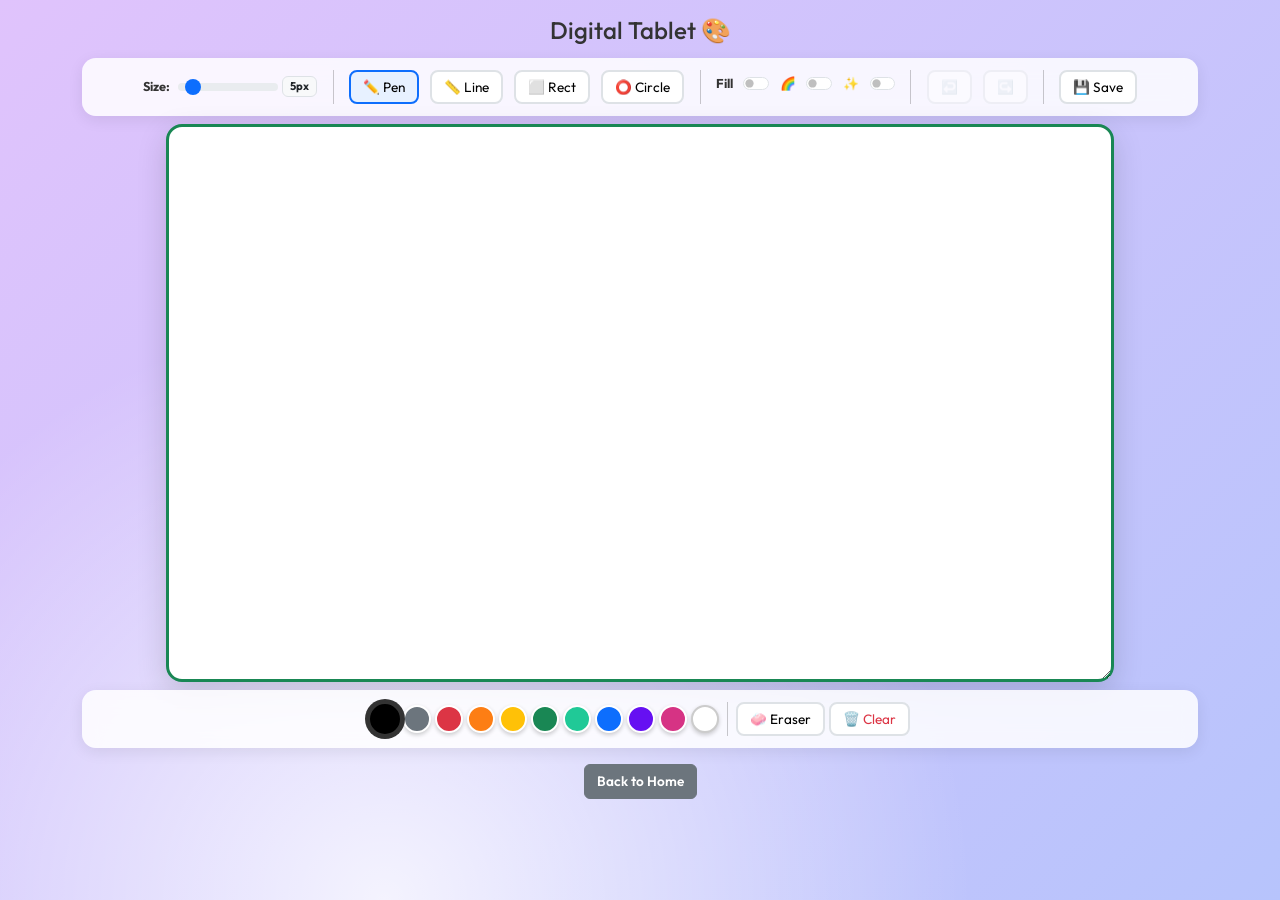
<file: tablet.html>
<!DOCTYPE html>
<html lang="en">

<head>
    <meta charset="UTF-8">
    <meta name="viewport" content="width=device-width, initial-scale=1.0">
    <title>Tablet - Drawing Canvas</title>
    <link href="https://cdn.jsdelivr.net/npm/bootstrap@5.3.0/dist/css/bootstrap.min.css" rel="stylesheet">
    <link rel="stylesheet" href="index.css">
    <style>
        body {
            overflow: hidden;
            touch-action: none;
        }

        #canvas-container {
            width: 85%;
            height: 62vh;
            margin: 0 auto;
            border: 3px solid #198754;
            border-radius: 1rem;
            background: white;
            position: relative;
            resize: both;
            overflow: hidden;
            box-shadow: 0 10px 30px rgba(0, 0, 0, 0.15);
            min-width: 300px;
            min-height: 300px;
        }

        canvas {
            display: block;
            cursor: none;
        }

        #brushCursor {
            position: absolute;
            border: 2px solid rgba(0, 0, 0, 0.8);
            border-radius: 50%;
            pointer-events: none;
            z-index: 30;
            transform: translate(-50%, -50%);
            display: none;
        }

        .toolbar {
            margin-top: 0.8rem;
            display: flex;
            justify-content: center;
            align-items: center;
            gap: 0.7rem;
            flex-wrap: wrap;
            padding: 12px 16px;
            background: rgba(255, 255, 255, 0.85);
            backdrop-filter: blur(10px);
            border-radius: 14px;
            box-shadow: 0 4px 15px rgba(0, 0, 0, 0.08);
        }

        .color-btn {
            width: 28px;
            height: 28px;
            border-radius: 50%;
            border: 2px solid white;
            box-shadow: 0 2px 4px rgba(0, 0, 0, 0.2);
            cursor: pointer;
            transition: transform 0.1s;
        }

        .color-btn:hover {
            transform: scale(1.15);
        }

        .color-btn.active {
            border-color: #333;
            transform: scale(1.25);
            box-shadow: 0 0 0 2px #333;
        }

        .tool-btn {
            padding: 5px 12px;
            border-radius: 8px;
            border: 2px solid #dee2e6;
            background: #fff;
            cursor: pointer;
            font-size: 0.85rem;
            transition: all 0.1s;
            display: flex;
            align-items: center;
            gap: 4px;
        }

        .tool-btn:hover {
            border-color: #0d6efd;
            background: #f0f7ff;
        }

        .tool-btn.active {
            border-color: #0d6efd;
            background: #e7f1ff;
        }

        .tool-btn:disabled {
            opacity: 0.4;
            cursor: not-allowed;
        }

        .shape-preview {
            position: absolute;
            pointer-events: none;
            z-index: 20;
        }
    </style>
</head>

<body class="text-center p-3">
    <div class="container">
        <h1 class="mb-2" style="font-size: 1.5rem;">Digital Tablet 🎨</h1>

        <!-- Top toolbar: tools and toggles -->
        <div class="toolbar mb-2">
            <div class="d-flex align-items-center gap-1">
                <label class="me-1 fw-bold" style="font-size: 0.8rem;">Size:</label>
                <input type="range" class="form-range" min="1" max="50" id="sizeRange" style="width: 100px;">
                <span id="sizeVal" class="badge bg-light text-dark border" style="font-size: 0.7rem;">5px</span>
            </div>

            <div class="vr mx-1"></div>

            <!-- Drawing Tools -->
            <button class="tool-btn active" id="toolPen" onclick="setTool('pen', this)" title="Pen">✏️ Pen</button>
            <button class="tool-btn" id="toolLine" onclick="setTool('line', this)" title="Line">📏 Line</button>
            <button class="tool-btn" id="toolRect" onclick="setTool('rect', this)" title="Rectangle">⬜ Rect</button>
            <button class="tool-btn" id="toolCircle" onclick="setTool('circle', this)" title="Circle">⭕ Circle</button>

            <div class="vr mx-1"></div>

            <!-- Toggles -->
            <div class="form-check form-switch form-check-reverse" style="font-size: 0.8rem;">
                <label class="form-check-label fw-bold me-1" for="fillSwitch">Fill</label>
                <input class="form-check-input" type="checkbox" id="fillSwitch">
            </div>
            <div class="form-check form-switch form-check-reverse" style="font-size: 0.8rem;">
                <label class="form-check-label fw-bold me-1" for="rainbowSwitch">🌈</label>
                <input class="form-check-input" type="checkbox" id="rainbowSwitch">
            </div>
            <div class="form-check form-switch form-check-reverse" style="font-size: 0.8rem;">
                <label class="form-check-label fw-bold me-1" for="neonSwitch">✨</label>
                <input class="form-check-input" type="checkbox" id="neonSwitch">
            </div>

            <div class="vr mx-1"></div>

            <!-- Undo/Redo -->
            <button class="tool-btn" id="undoBtn" onclick="undo()" title="Undo (Ctrl+Z)" disabled>↩️</button>
            <button class="tool-btn" id="redoBtn" onclick="redo()" title="Redo (Ctrl+Y)" disabled>↪️</button>

            <div class="vr mx-1"></div>

            <button class="tool-btn" onclick="saveArt()">💾 Save</button>
        </div>

        <div id="canvas-container">
            <canvas id="drawingCanvas"></canvas>
            <div id="brushCursor"></div>
        </div>

        <!-- Bottom toolbar: colors -->
        <div class="toolbar mt-2 d-flex justify-content-center gap-1 flex-wrap">
            <div class="color-btn active" style="background: #000;" onclick="setColor('#000', this)" title="Black">
            </div>
            <div class="color-btn" style="background: #6c757d;" onclick="setColor('#6c757d', this)" title="Gray"></div>
            <div class="color-btn" style="background: #dc3545;" onclick="setColor('#dc3545', this)" title="Red"></div>
            <div class="color-btn" style="background: #fd7e14;" onclick="setColor('#fd7e14', this)" title="Orange">
            </div>
            <div class="color-btn" style="background: #ffc107;" onclick="setColor('#ffc107', this)" title="Yellow">
            </div>
            <div class="color-btn" style="background: #198754;" onclick="setColor('#198754', this)" title="Green"></div>
            <div class="color-btn" style="background: #20c997;" onclick="setColor('#20c997', this)" title="Teal"></div>
            <div class="color-btn" style="background: #0d6efd;" onclick="setColor('#0d6efd', this)" title="Blue"></div>
            <div class="color-btn" style="background: #6610f2;" onclick="setColor('#6610f2', this)" title="Purple">
            </div>
            <div class="color-btn" style="background: #d63384;" onclick="setColor('#d63384', this)" title="Pink"></div>
            <div class="color-btn" style="background: #fff; border-color: #ccc;" onclick="setColor('#ffffff', this)"
                title="White"></div>

            <div class="vr mx-1"></div>

            <button class="tool-btn" onclick="setEraser()" id="eraserBtn">🧼 Eraser</button>
            <button class="tool-btn" style="color: #dc3545;" onclick="clearCanvas()">🗑️ Clear</button>
        </div>

        <a href="index.html" class="btn btn-secondary mt-3" style="font-size: 0.85rem;">Back to Home</a>
    </div>

    <script src="sound.js"></script>
    <script>
        const container = document.getElementById('canvas-container');
        const canvas = document.getElementById('drawingCanvas');
        const ctx = canvas.getContext('2d');
        const sizeRange = document.getElementById('sizeRange');
        const sizeVal = document.getElementById('sizeVal');
        const rainbowSwitch = document.getElementById('rainbowSwitch');
        const neonSwitch = document.getElementById('neonSwitch');
        const fillSwitch = document.getElementById('fillSwitch');
        const undoBtn = document.getElementById('undoBtn');
        const redoBtn = document.getElementById('redoBtn');

        let isDrawing = false;
        let currentColor = '#000';
        let isEraser = false;
        let hue = 0;
        let currentTool = 'pen'; // pen, line, rect, circle

        // Separate brush/eraser sizes
        let brushSize = parseInt(localStorage.getItem('brushSize')) || 5;
        let eraserSize = parseInt(localStorage.getItem('eraserSize')) || 20;

        // Shape drawing state
        let shapeStartX = 0, shapeStartY = 0;
        let shapeEndX = 0, shapeEndY = 0;
        let shapePreviewCanvas = null;

        // Undo/Redo stack
        const MAX_HISTORY = 30;
        let undoStack = [];
        let redoStack = [];

        function updateSliderUI() {
            const val = isEraser ? eraserSize : brushSize;
            sizeRange.value = val;
            sizeVal.innerText = val + 'px';
        }
        updateSliderUI();

        // === Canvas Resize ===
        function resizeCanvas() {
            const tempCanvas = document.createElement('canvas');
            const tempCtx = tempCanvas.getContext('2d');
            tempCanvas.width = canvas.width;
            tempCanvas.height = canvas.height;
            tempCtx.drawImage(canvas, 0, 0);

            canvas.width = container.clientWidth;
            canvas.height = container.clientHeight;

            ctx.drawImage(tempCanvas, 0, 0);
            updateContext();
        }

        function updateContext() {
            ctx.lineCap = 'round';
            ctx.lineJoin = 'round';
        }

        resizeCanvas();
        updateContext();
        ctx.lineWidth = sizeRange.value;
        new ResizeObserver(resizeCanvas).observe(container);

        // Save initial blank state
        setTimeout(() => saveState(), 100);

        // === Undo / Redo ===
        function saveState() {
            try {
                const data = canvas.toDataURL();
                undoStack.push(data);
                if (undoStack.length > MAX_HISTORY) undoStack.shift();
                redoStack = [];
                updateUndoRedoButtons();
            } catch (e) { /* ignore */ }
        }

        function undo() {
            if (undoStack.length <= 1) return;
            const current = undoStack.pop();
            redoStack.push(current);
            restoreState(undoStack[undoStack.length - 1]);
            updateUndoRedoButtons();
        }

        function redo() {
            if (redoStack.length === 0) return;
            const state = redoStack.pop();
            undoStack.push(state);
            restoreState(state);
            updateUndoRedoButtons();
        }

        function restoreState(dataUrl) {
            const img = new Image();
            img.onload = () => {
                ctx.clearRect(0, 0, canvas.width, canvas.height);
                ctx.drawImage(img, 0, 0);
                updateContext();
            };
            img.src = dataUrl;
        }

        function updateUndoRedoButtons() {
            undoBtn.disabled = undoStack.length <= 1;
            redoBtn.disabled = redoStack.length === 0;
        }

        // === Coordinate helpers ===
        function getCoords(e) {
            const rect = canvas.getBoundingClientRect();
            const scaleX = canvas.width / rect.width;
            const scaleY = canvas.height / rect.height;
            const clientX = e.clientX !== undefined ? e.clientX : (e.touches ? e.touches[0].clientX : e.changedTouches[0].clientX);
            const clientY = e.clientY !== undefined ? e.clientY : (e.touches ? e.touches[0].clientY : e.changedTouches[0].clientY);
            return {
                x: (clientX - rect.left) * scaleX,
                y: (clientY - rect.top) * scaleY
            };
        }

        // === Drawing Styles ===
        function applyStyles() {
            ctx.lineWidth = sizeRange.value;

            if (isEraser) {
                ctx.globalCompositeOperation = "destination-out";
                ctx.strokeStyle = "rgba(0,0,0,1)";
                ctx.fillStyle = "rgba(0,0,0,1)";
                ctx.shadowBlur = 0;
            } else {
                ctx.globalCompositeOperation = "source-over";

                let color = currentColor;
                if (rainbowSwitch.checked) {
                    color = `hsl(${hue}, 100%, 50%)`;
                    hue = (hue + 2) % 360;
                }

                ctx.strokeStyle = color;
                ctx.fillStyle = color;

                if (neonSwitch.checked) {
                    ctx.shadowBlur = 15;
                    ctx.shadowColor = color;
                } else {
                    ctx.shadowBlur = 0;
                }
            }
        }

        // === Pen Drawing ===
        function startDraw(e) {
            isDrawing = true;
            const { x, y } = getCoords(e);

            if (currentTool === 'pen') {
                ctx.beginPath();
                applyStyles();
                ctx.moveTo(x, y);
                ctx.lineTo(x, y);
                ctx.stroke();
                if (!isEraser) Sound.click();
            } else {
                // Shape tools: remember start point
                shapeStartX = x;
                shapeStartY = y;
                // Save canvas state for shape preview
                shapePreviewCanvas = document.createElement('canvas');
                shapePreviewCanvas.width = canvas.width;
                shapePreviewCanvas.height = canvas.height;
                shapePreviewCanvas.getContext('2d').drawImage(canvas, 0, 0);
            }
        }

        function draw(e) {
            if (!isDrawing) return;
            const { x, y } = getCoords(e);

            if (currentTool === 'pen') {
                applyStyles();
                ctx.lineTo(x, y);
                ctx.stroke();
                ctx.beginPath();
                ctx.moveTo(x, y);
            } else {
                // Shape preview: restore base canvas + draw preview shape
                shapeEndX = x;
                shapeEndY = y;
                if (shapePreviewCanvas) {
                    ctx.clearRect(0, 0, canvas.width, canvas.height);
                    ctx.drawImage(shapePreviewCanvas, 0, 0);
                }
                drawShapePreview(shapeStartX, shapeStartY, x, y);
            }
        }

        function endDraw(e) {
            if (!isDrawing) return;
            isDrawing = false;

            if (currentTool === 'pen') {
                ctx.beginPath();
            } else {
                // Finalize shape
                if (shapePreviewCanvas) {
                    ctx.clearRect(0, 0, canvas.width, canvas.height);
                    ctx.drawImage(shapePreviewCanvas, 0, 0);
                    shapePreviewCanvas = null;
                }
                if (e) {
                    const { x, y } = getCoords(e);
                    drawShapeFinal(shapeStartX, shapeStartY, x, y);
                }
                Sound.click();
            }

            saveState();
        }

        function drawShapePreview(x1, y1, x2, y2) {
            applyStyles();
            ctx.setLineDash([5, 5]);
            ctx.globalAlpha = 0.7;
            drawShape(x1, y1, x2, y2, false);
            ctx.setLineDash([]);
            ctx.globalAlpha = 1.0;
            updateContext();
        }

        function drawShapeFinal(x1, y1, x2, y2) {
            applyStyles();
            ctx.setLineDash([]);
            ctx.globalAlpha = 1.0;
            const useFill = fillSwitch.checked && !isEraser;
            drawShape(x1, y1, x2, y2, useFill);
            updateContext();
        }

        function drawShape(x1, y1, x2, y2, fill) {
            ctx.beginPath();

            switch (currentTool) {
                case 'line':
                    ctx.moveTo(x1, y1);
                    ctx.lineTo(x2, y2);
                    ctx.stroke();
                    break;
                case 'rect':
                    if (fill) {
                        ctx.fillRect(x1, y1, x2 - x1, y2 - y1);
                    }
                    ctx.strokeRect(x1, y1, x2 - x1, y2 - y1);
                    break;
                case 'circle':
                    const radius = Math.hypot(x2 - x1, y2 - y1);
                    ctx.arc(x1, y1, radius, 0, Math.PI * 2);
                    if (fill) ctx.fill();
                    ctx.stroke();
                    break;
            }
        }

        // === Brush Cursor ===
        const brushCursor = document.getElementById('brushCursor');

        function updateBrushCursor(e) {
            const rect = container.getBoundingClientRect();
            const mx = e.clientX - rect.left;
            const my = e.clientY - rect.top;
            const size = parseInt(sizeRange.value);
            brushCursor.style.width = size + 'px';
            brushCursor.style.height = size + 'px';
            brushCursor.style.left = mx + 'px';
            brushCursor.style.top = my + 'px';
            brushCursor.style.display = 'block';

            // Color the cursor
            if (isEraser) {
                brushCursor.style.borderColor = 'rgba(150, 150, 150, 0.7)';
            } else if (rainbowSwitch.checked) {
                brushCursor.style.borderColor = `hsl(${hue}, 100%, 50%)`;
            } else {
                brushCursor.style.borderColor = currentColor;
            }
        }

        // === Event Listeners ===
        canvas.addEventListener('mousedown', startDraw);
        canvas.addEventListener('mouseup', endDraw);
        canvas.addEventListener('mousemove', (e) => { draw(e); updateBrushCursor(e); });
        canvas.addEventListener('mouseleave', (e) => { endDraw(e); brushCursor.style.display = 'none'; });
        canvas.addEventListener('mouseenter', (e) => { updateBrushCursor(e); });

        canvas.addEventListener('touchstart', (e) => { e.preventDefault(); startDraw(e); });
        canvas.addEventListener('touchend', (e) => { e.preventDefault(); endDraw(e); });
        canvas.addEventListener('touchmove', (e) => { e.preventDefault(); draw(e); });

        // Keyboard shortcuts
        document.addEventListener('keydown', (e) => {
            if (e.ctrlKey && e.key === 'z') { e.preventDefault(); undo(); }
            if (e.ctrlKey && e.key === 'y') { e.preventDefault(); redo(); }
        });

        // === Tool Controls ===
        function setTool(tool, btn) {
            currentTool = tool;
            isEraser = false;
            document.querySelectorAll('.tool-btn').forEach(b => b.classList.remove('active'));
            document.getElementById('eraserBtn').classList.remove('active');
            btn.classList.add('active');
            updateSliderUI();

        }

        function setColor(color, btn) {
            Sound.click();
            isEraser = false;
            currentColor = color;
            rainbowSwitch.checked = false;
            ctx.globalCompositeOperation = "source-over";
            updateSliderUI();
            document.querySelectorAll('.color-btn').forEach(b => b.classList.remove('active'));
            document.getElementById('eraserBtn').classList.remove('active');
            btn.classList.add('active');
            // Re-activate pen tool button
            document.querySelectorAll('.tool-btn').forEach(b => b.classList.remove('active'));
            document.getElementById('tool' + currentTool.charAt(0).toUpperCase() + currentTool.slice(1)).classList.add('active');
        }

        function setEraser() {
            Sound.click();
            isEraser = true;
            currentTool = 'pen';
            updateSliderUI();
            document.querySelectorAll('.color-btn').forEach(b => b.classList.remove('active'));
            document.querySelectorAll('.tool-btn').forEach(b => b.classList.remove('active'));
            document.getElementById('eraserBtn').classList.add('active');

        }

        function clearCanvas() {
            Sound.snap();
            ctx.clearRect(0, 0, canvas.width, canvas.height);
            saveState();
        }

        function saveArt() {
            Sound.win();
            const tempCanvas = document.createElement('canvas');
            tempCanvas.width = canvas.width;
            tempCanvas.height = canvas.height;
            const tempCtx = tempCanvas.getContext('2d');
            tempCtx.fillStyle = '#ffffff';
            tempCtx.fillRect(0, 0, tempCanvas.width, tempCanvas.height);
            tempCtx.drawImage(canvas, 0, 0);
            const link = document.createElement('a');
            link.download = 'my-masterpiece.png';
            link.href = tempCanvas.toDataURL();
            link.click();
        }

        sizeRange.addEventListener('input', (e) => {
            const val = parseInt(e.target.value);
            sizeVal.innerText = val + 'px';
            if (isEraser) {
                eraserSize = val;
                localStorage.setItem('eraserSize', val);
            } else {
                brushSize = val;
                localStorage.setItem('brushSize', val);
            }
        });
    </script>
</body>

</html>
</file>
<file: index.css>
@import url('https://fonts.googleapis.com/css2?family=Outfit:wght@400;700&display=swap');

/* CSS Variables for easy explanation */
/* No custom variables needed with the new design */


body {
  user-select: none;
  -webkit-user-select: none;
  font-family: 'Outfit', sans-serif;
  min-height: 100vh;
  overflow-x: hidden;
  color: #333;

  /* Modern Mesh Gradient Background */
  background-color: #ff9a9e;
  background-image:
    radial-gradient(at 0% 0%, hsla(253, 16%, 7%, 1) 0, transparent 50%),
    radial-gradient(at 50% 0%, hsla(225, 39%, 30%, 1) 0, transparent 50%),
    radial-gradient(at 100% 0%, hsla(339, 49%, 30%, 1) 0, transparent 50%);
  background:
    radial-gradient(circle at 15% 50%, rgba(255, 255, 255, 0.8), transparent 25%),
    radial-gradient(circle at 85% 30%, rgba(228, 228, 255, 0.8), transparent 25%),
    linear-gradient(135deg, #e0c3fc 0%, #8ec5fc 100%);
  background-size: 200% 200%;
  animation: gradientBG 15s ease infinite;
}

@keyframes gradientBG {
  0% {
    background-position: 0% 50%;
  }

  50% {
    background-position: 100% 50%;
  }

  100% {
    background-position: 0% 50%;
  }
}

/* The following styles are no longer needed as the new body font is 'Outfit' */
/* h1,
h2,
h3,
.navbar-brand,
.btn {
  font-family: var(--font-head);
} */

.demo-box {
  background: rgba(255, 255, 255, 0.6);
  backdrop-filter: blur(12px);
  -webkit-backdrop-filter: blur(12px);
  border: 1px solid rgba(255, 255, 255, 0.3);
  border-radius: 24px;
  padding: 2.5rem;
  box-shadow: 0 8px 32px 0 rgba(31, 38, 135, 0.15);
  transition: transform 0.1s ease-out;
  /* Changed for JS tilt */
  height: 100%;
  transform-style: preserve-3d;
  perspective: 1000px;
}

/* Remove CSS hover shift because we are using JS Tilt now */
/* .demo-box:hover { transform: translateY(-10px); } */

.navbar {
  background: rgba(255, 255, 255, 0.7) !important;
  backdrop-filter: blur(15px);
  -webkit-backdrop-filter: blur(15px);
  border-bottom: 1px solid rgba(255, 255, 255, 0.3);
  border-radius: 0 0 20px 20px;
}

.btn {
  font-weight: 600;
}
</file>
